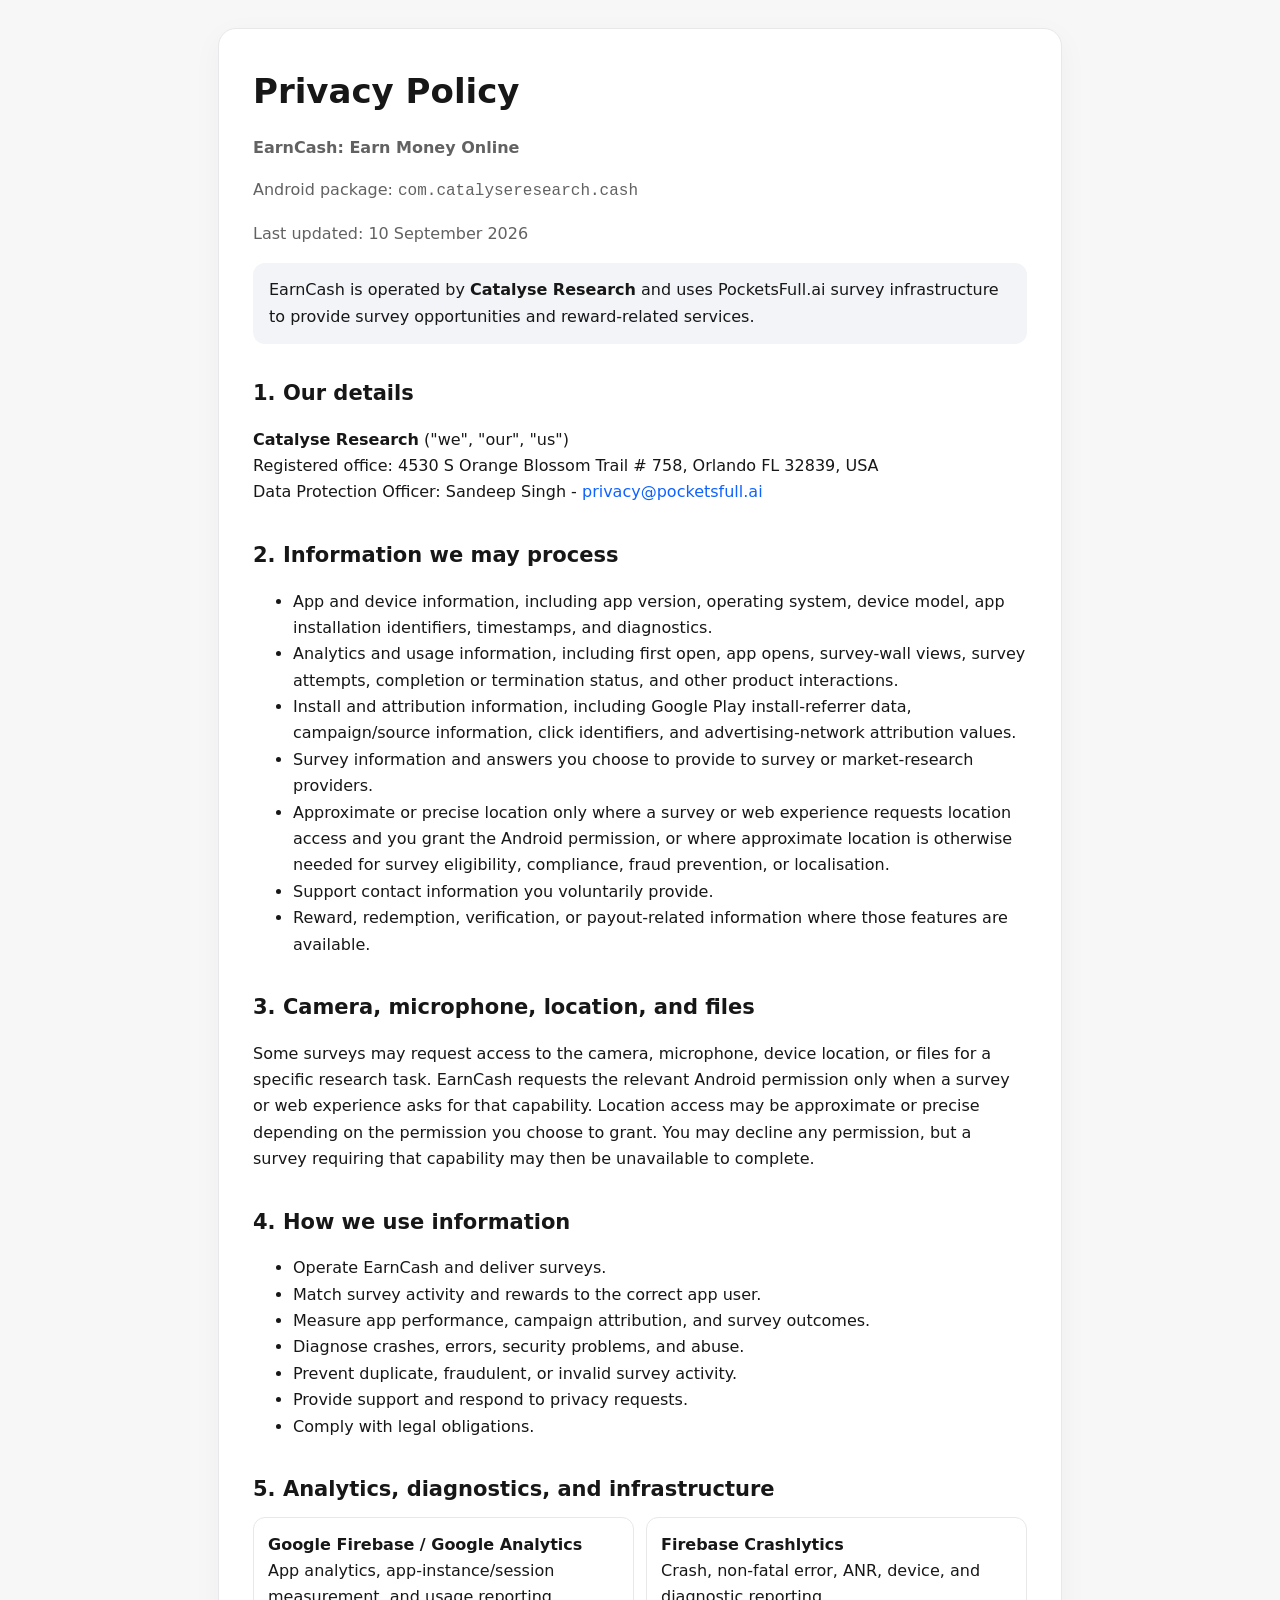
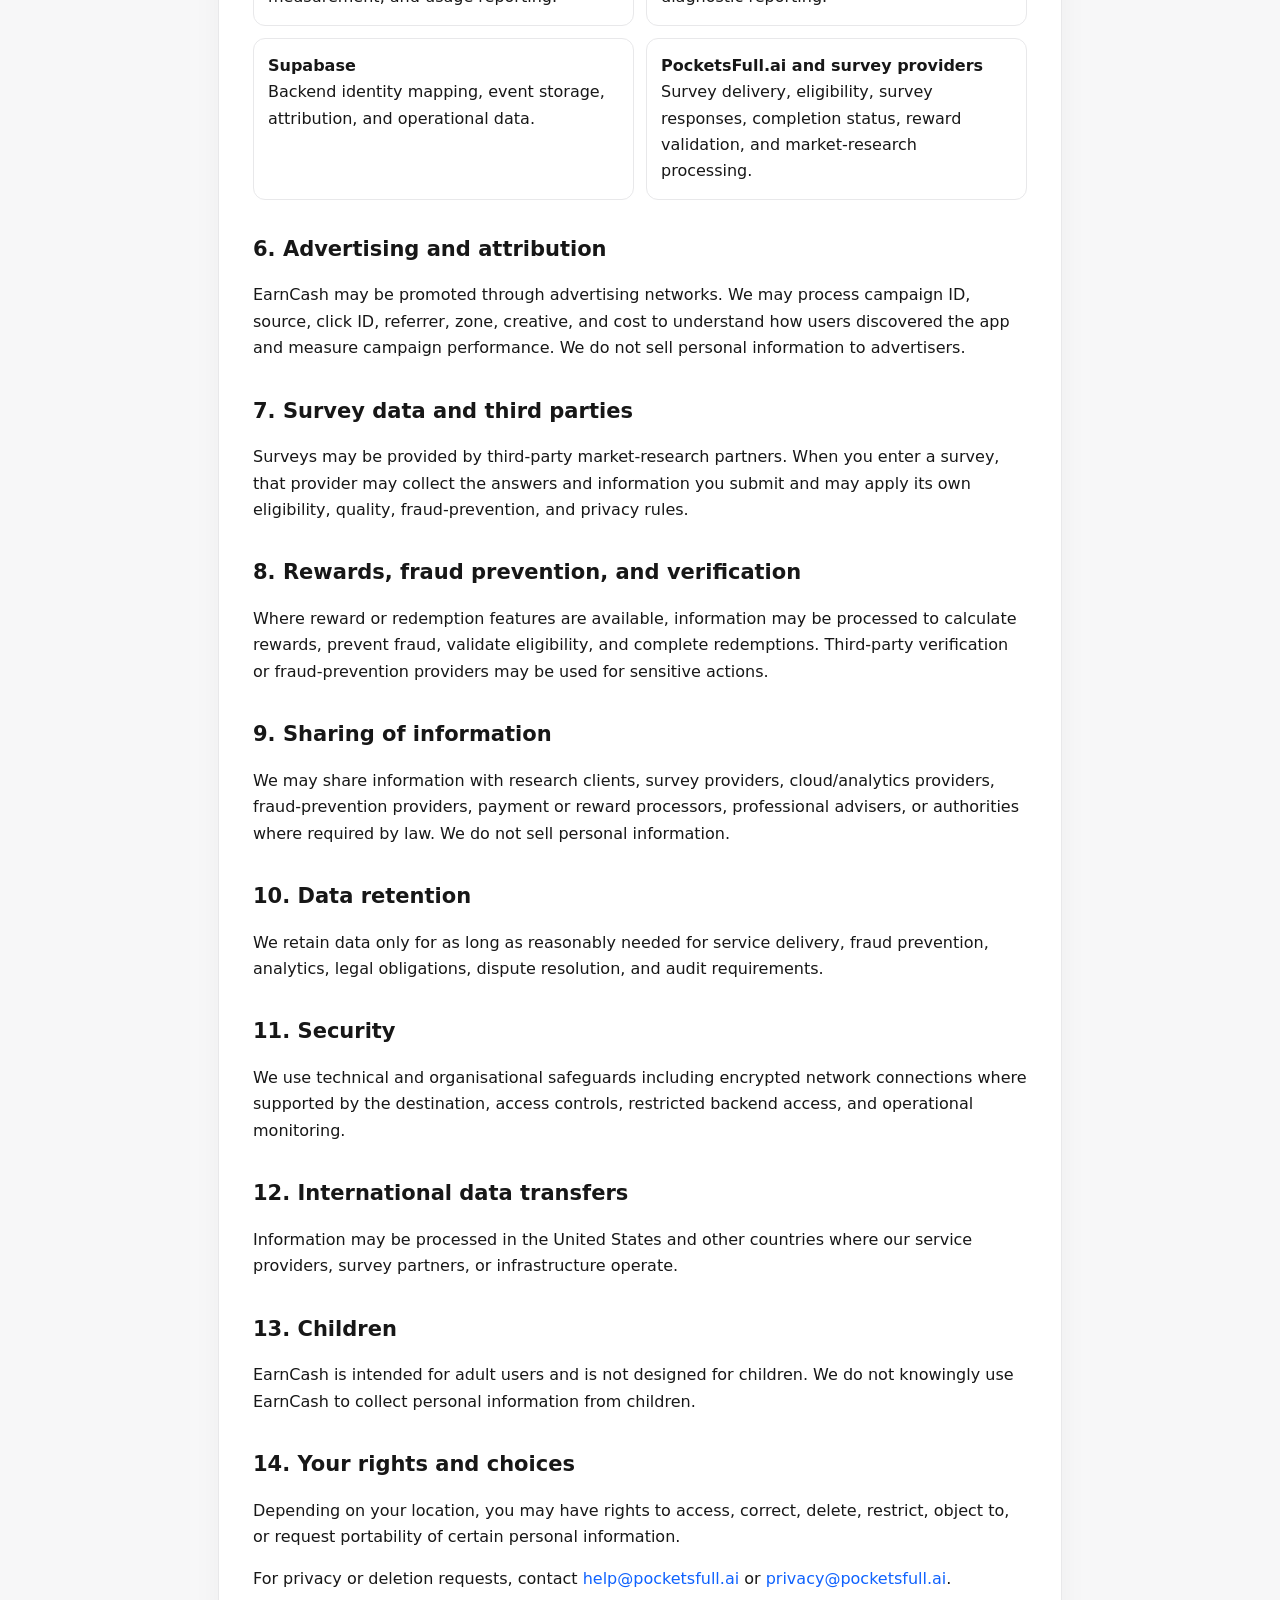
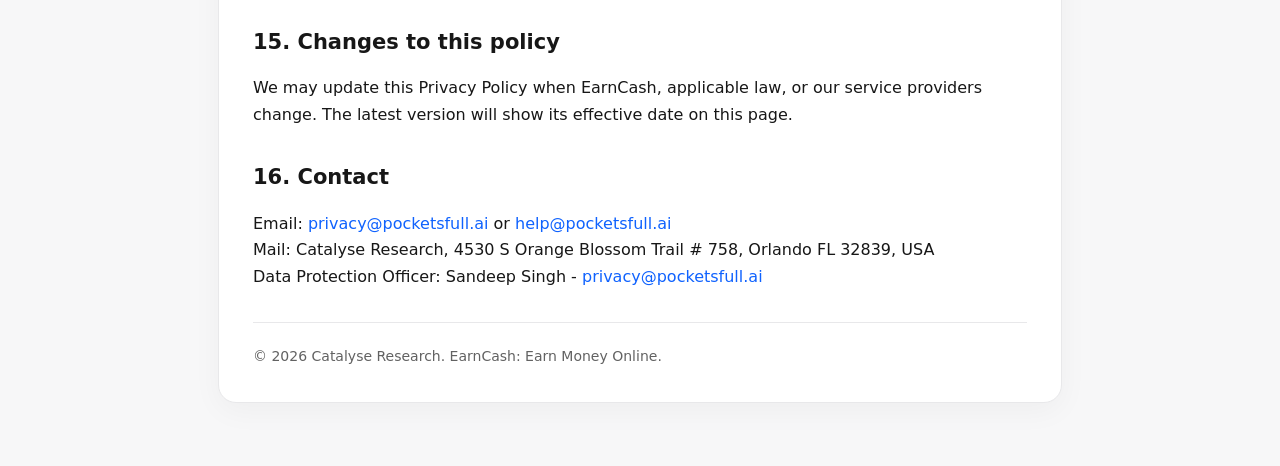
<file: earncash-privacy.html>
<!doctype html>
<html lang="en">
<head>
  <meta charset="utf-8">
  <meta name="viewport" content="width=device-width, initial-scale=1">
  <title>Privacy Policy - EarnCash: Earn Money Online</title>
  <meta name="description" content="Privacy Policy for EarnCash: Earn Money Online, operated by Catalyse Research.">
  <style>
    :root{--bg:#f7f7f8;--card:#fff;--text:#171717;--muted:#626262;--line:#e8e8ea}*{box-sizing:border-box}body{margin:0;background:var(--bg);color:var(--text);font-family:system-ui,-apple-system,BlinkMacSystemFont,"Segoe UI",Roboto,Arial,sans-serif;line-height:1.65}.wrap{max-width:880px;margin:auto;padding:28px 18px 64px}.card{background:var(--card);border:1px solid var(--line);border-radius:18px;padding:34px;box-shadow:0 8px 30px rgba(0,0,0,.04)}h1{font-size:34px;margin:0 0 10px}h2{font-size:21px;margin:32px 0 10px}.sub,.updated,.footer{color:var(--muted)}p,li{font-size:16px}.note{background:#f2f4f7;border-radius:12px;padding:14px 16px}.grid{display:grid;grid-template-columns:1fr 1fr;gap:12px}.box{border:1px solid var(--line);border-radius:12px;padding:14px}a{color:#0f62fe;text-decoration:none}a:hover{text-decoration:underline}.footer{margin-top:32px;padding-top:22px;border-top:1px solid var(--line);font-size:14px}@media(max-width:640px){.card{padding:24px 20px}.grid{grid-template-columns:1fr}h1{font-size:29px}}
  </style>
</head>
<body><main class="wrap"><article class="card">
  <h1>Privacy Policy</h1>
  <p class="sub"><strong>EarnCash: Earn Money Online</strong></p>
  <p class="sub">Android package: <code>com.catalyseresearch.cash</code></p>
  <p class="updated">Last updated: 10 September 2026</p>
  <div class="note">EarnCash is operated by <strong>Catalyse Research</strong> and uses PocketsFull.ai survey infrastructure to provide survey opportunities and reward-related services.</div>

  <h2>1. Our details</h2>
  <p><strong>Catalyse Research</strong> ("we", "our", "us")<br>Registered office: 4530 S Orange Blossom Trail # 758, Orlando FL 32839, USA<br>Data Protection Officer: Sandeep Singh - <a href="mailto:privacy@pocketsfull.ai">privacy@pocketsfull.ai</a></p>

  <h2>2. Information we may process</h2>
  <ul>
    <li>App and device information, including app version, operating system, device model, app installation identifiers, timestamps, and diagnostics.</li>
    <li>Analytics and usage information, including first open, app opens, survey-wall views, survey attempts, completion or termination status, and other product interactions.</li>
    <li>Install and attribution information, including Google Play install-referrer data, campaign/source information, click identifiers, and advertising-network attribution values.</li>
    <li>Survey information and answers you choose to provide to survey or market-research providers.</li>
    <li>Approximate or precise location only where a survey or web experience requests location access and you grant the Android permission, or where approximate location is otherwise needed for survey eligibility, compliance, fraud prevention, or localisation.</li>
    <li>Support contact information you voluntarily provide.</li>
    <li>Reward, redemption, verification, or payout-related information where those features are available.</li>
  </ul>

  <h2>3. Camera, microphone, location, and files</h2>
  <p>Some surveys may request access to the camera, microphone, device location, or files for a specific research task. EarnCash requests the relevant Android permission only when a survey or web experience asks for that capability. Location access may be approximate or precise depending on the permission you choose to grant. You may decline any permission, but a survey requiring that capability may then be unavailable to complete.</p>

  <h2>4. How we use information</h2>
  <ul><li>Operate EarnCash and deliver surveys.</li><li>Match survey activity and rewards to the correct app user.</li><li>Measure app performance, campaign attribution, and survey outcomes.</li><li>Diagnose crashes, errors, security problems, and abuse.</li><li>Prevent duplicate, fraudulent, or invalid survey activity.</li><li>Provide support and respond to privacy requests.</li><li>Comply with legal obligations.</li></ul>

  <h2>5. Analytics, diagnostics, and infrastructure</h2>
  <div class="grid"><div class="box"><strong>Google Firebase / Google Analytics</strong><br>App analytics, app-instance/session measurement, and usage reporting.</div><div class="box"><strong>Firebase Crashlytics</strong><br>Crash, non-fatal error, ANR, device, and diagnostic reporting.</div><div class="box"><strong>Supabase</strong><br>Backend identity mapping, event storage, attribution, and operational data.</div><div class="box"><strong>PocketsFull.ai and survey providers</strong><br>Survey delivery, eligibility, survey responses, completion status, reward validation, and market-research processing.</div></div>

  <h2>6. Advertising and attribution</h2><p>EarnCash may be promoted through advertising networks. We may process campaign ID, source, click ID, referrer, zone, creative, and cost to understand how users discovered the app and measure campaign performance. We do not sell personal information to advertisers.</p>
  <h2>7. Survey data and third parties</h2><p>Surveys may be provided by third-party market-research partners. When you enter a survey, that provider may collect the answers and information you submit and may apply its own eligibility, quality, fraud-prevention, and privacy rules.</p>
  <h2>8. Rewards, fraud prevention, and verification</h2><p>Where reward or redemption features are available, information may be processed to calculate rewards, prevent fraud, validate eligibility, and complete redemptions. Third-party verification or fraud-prevention providers may be used for sensitive actions.</p>
  <h2>9. Sharing of information</h2><p>We may share information with research clients, survey providers, cloud/analytics providers, fraud-prevention providers, payment or reward processors, professional advisers, or authorities where required by law. We do not sell personal information.</p>
  <h2>10. Data retention</h2><p>We retain data only for as long as reasonably needed for service delivery, fraud prevention, analytics, legal obligations, dispute resolution, and audit requirements.</p>
  <h2>11. Security</h2><p>We use technical and organisational safeguards including encrypted network connections where supported by the destination, access controls, restricted backend access, and operational monitoring.</p>
  <h2>12. International data transfers</h2><p>Information may be processed in the United States and other countries where our service providers, survey partners, or infrastructure operate.</p>
  <h2>13. Children</h2><p>EarnCash is intended for adult users and is not designed for children. We do not knowingly use EarnCash to collect personal information from children.</p>
  <h2>14. Your rights and choices</h2><p>Depending on your location, you may have rights to access, correct, delete, restrict, object to, or request portability of certain personal information.</p><p>For privacy or deletion requests, contact <a href="mailto:help@pocketsfull.ai">help@pocketsfull.ai</a> or <a href="mailto:privacy@pocketsfull.ai">privacy@pocketsfull.ai</a>.</p>
  <h2>15. Changes to this policy</h2><p>We may update this Privacy Policy when EarnCash, applicable law, or our service providers change. The latest version will show its effective date on this page.</p>
  <h2>16. Contact</h2><p>Email: <a href="mailto:privacy@pocketsfull.ai">privacy@pocketsfull.ai</a> or <a href="mailto:help@pocketsfull.ai">help@pocketsfull.ai</a><br>Mail: Catalyse Research, 4530 S Orange Blossom Trail # 758, Orlando FL 32839, USA<br>Data Protection Officer: Sandeep Singh - <a href="mailto:privacy@pocketsfull.ai">privacy@pocketsfull.ai</a></p>
  <div class="footer">&copy; 2026 Catalyse Research. EarnCash: Earn Money Online.</div>
</article></main></body></html>
</file>
